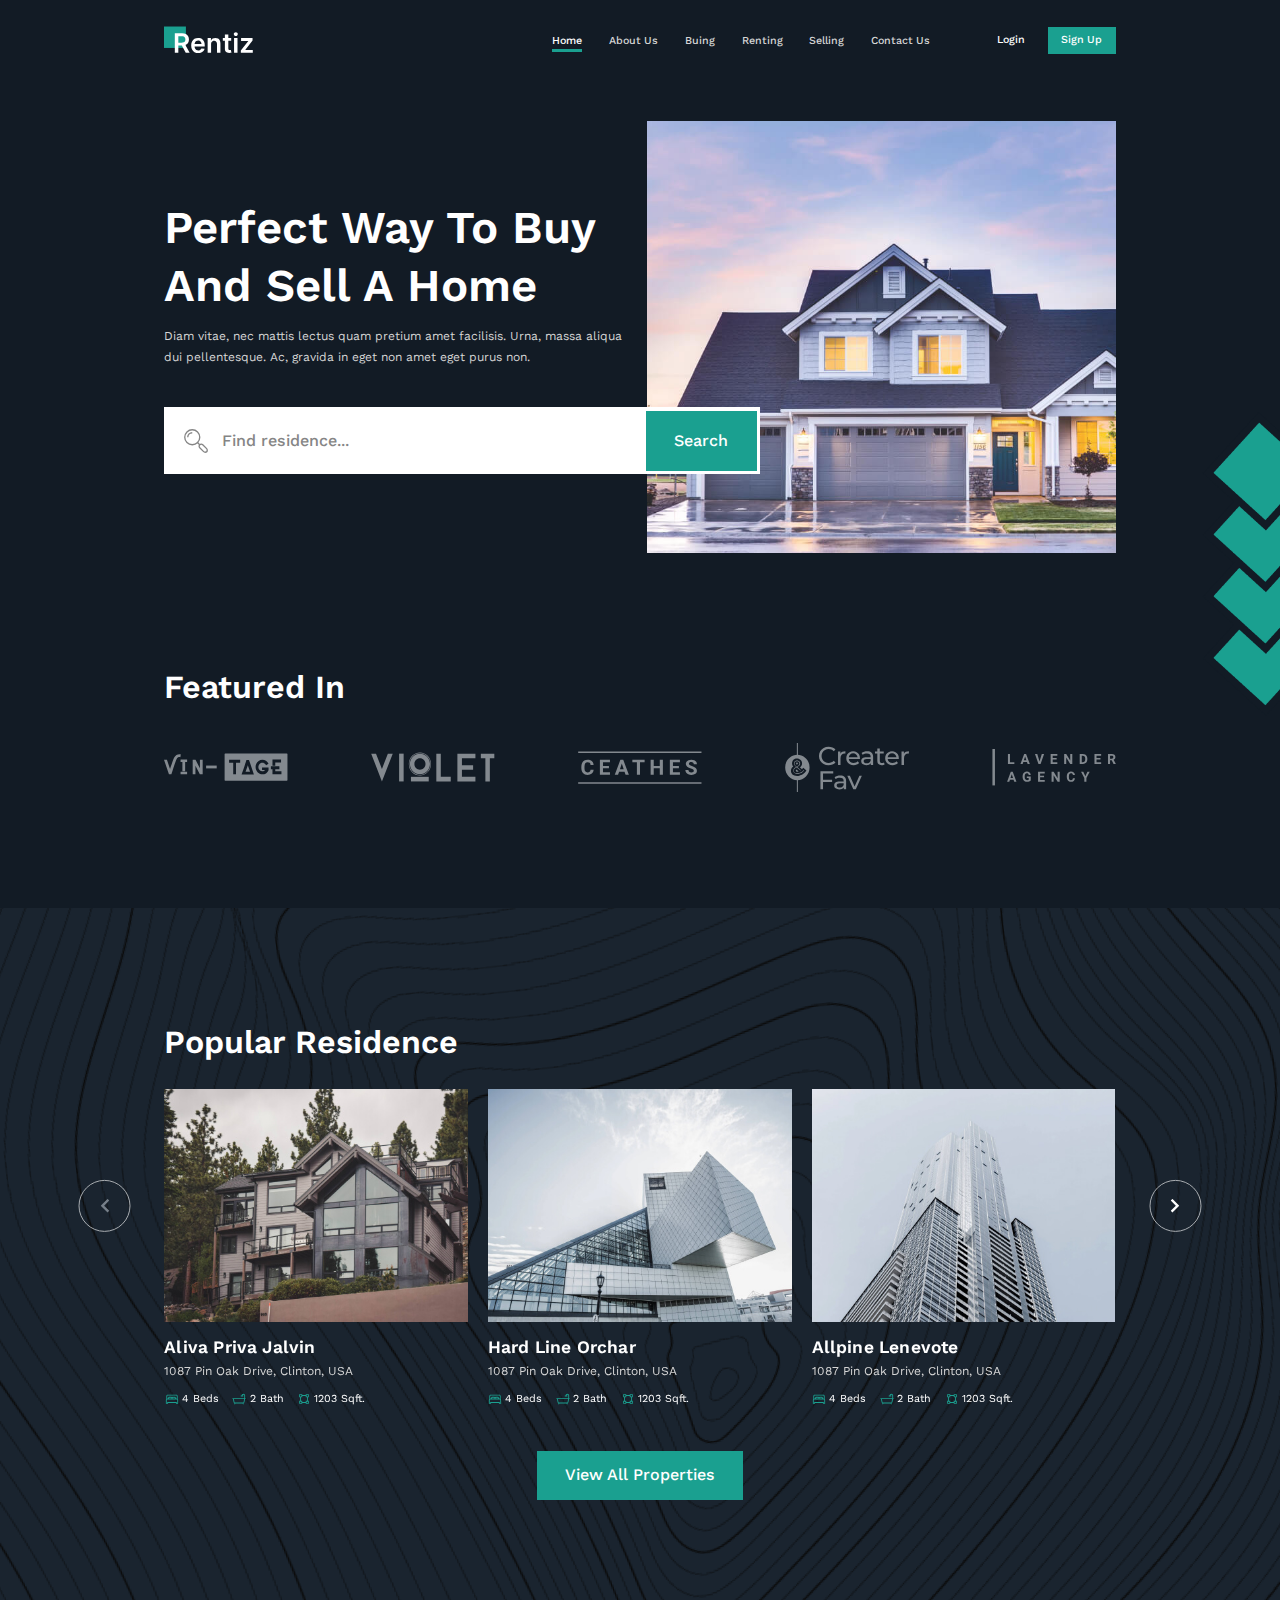
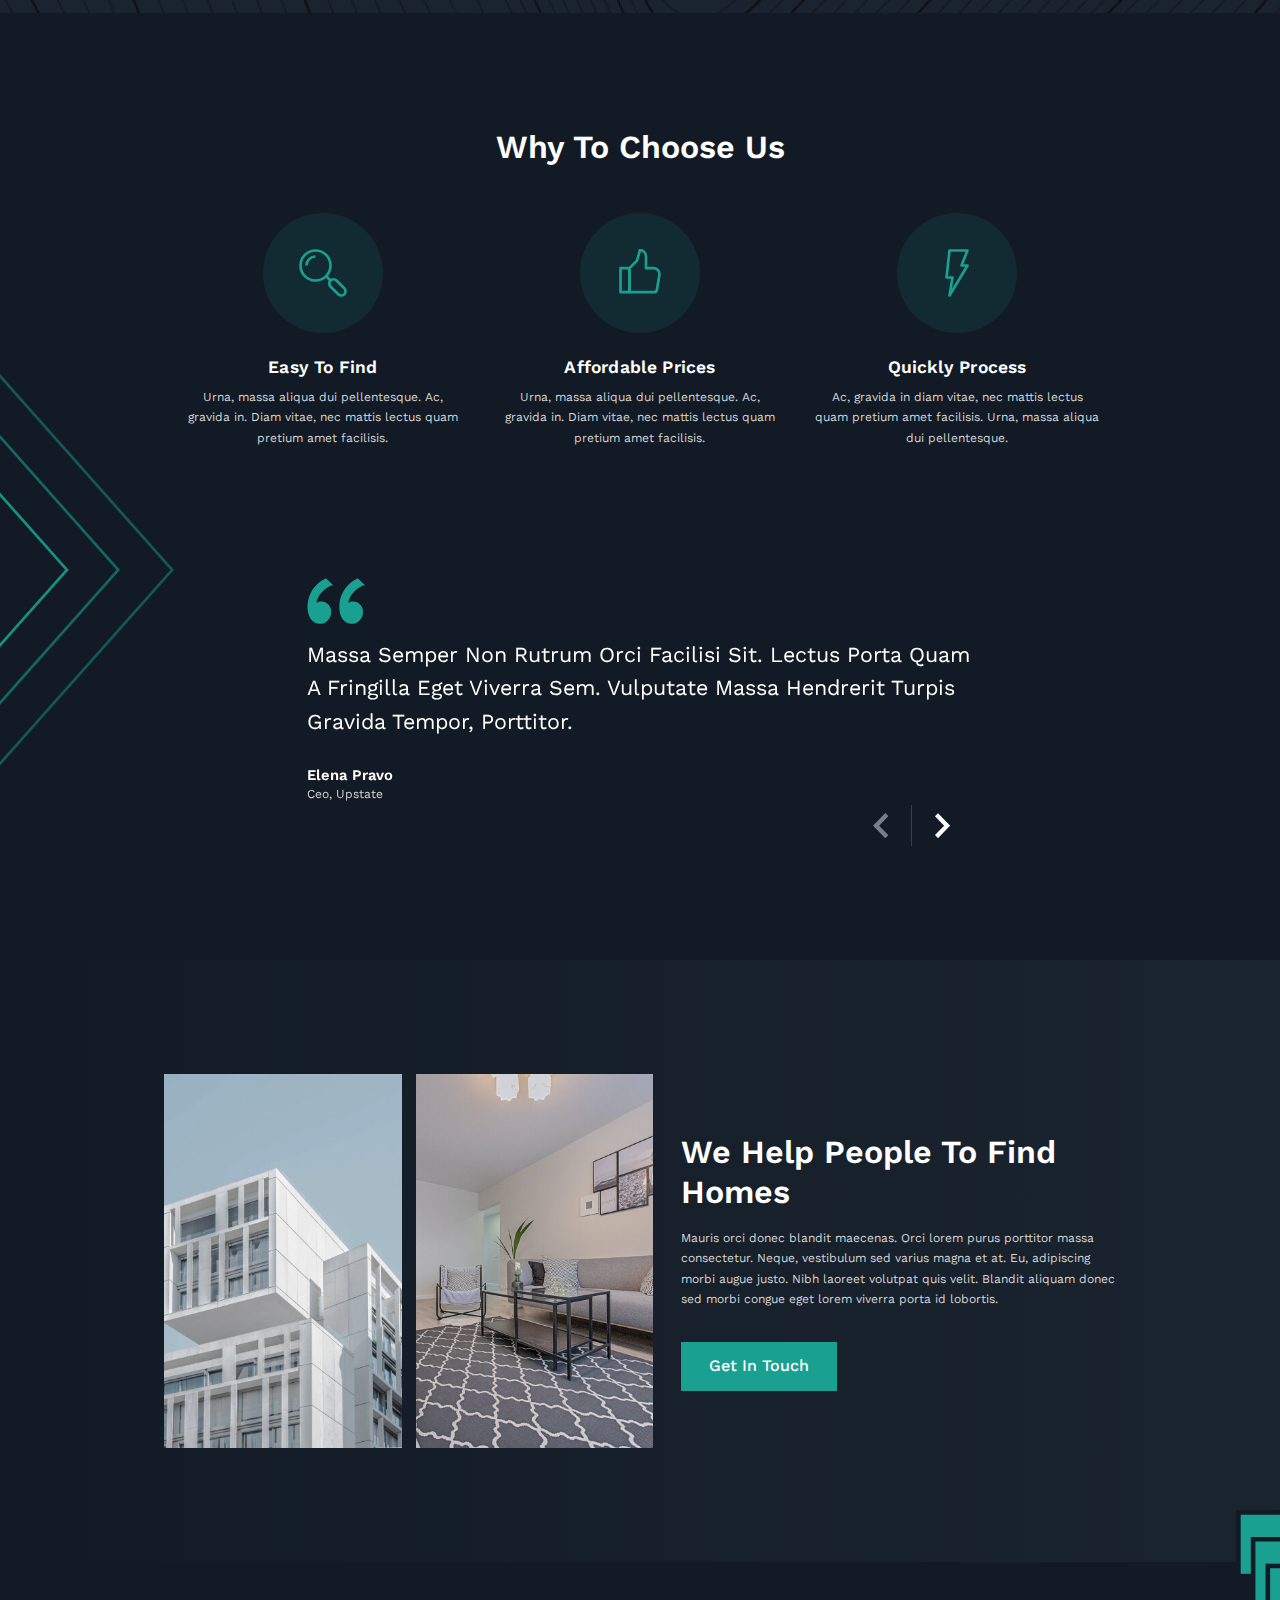
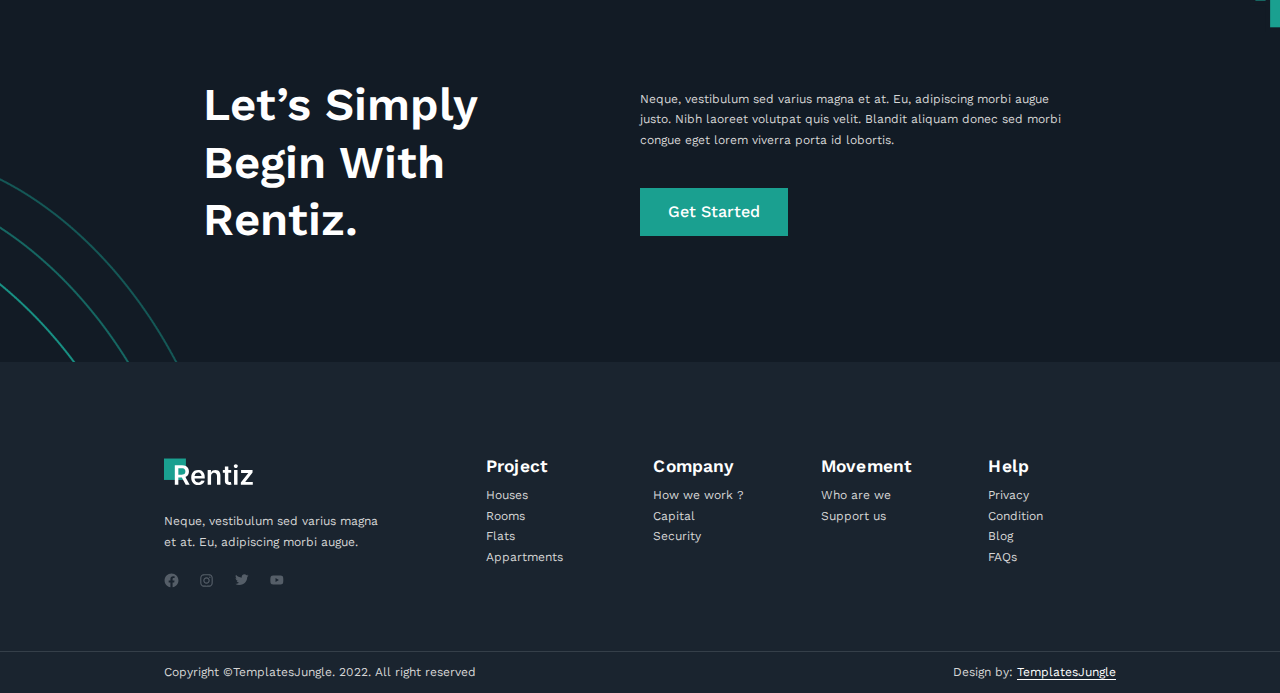
<file: index.html>
<!DOCTYPE html>
<html lang="en">
<head>
  <meta charset="UTF-8">
  <meta http-equiv="X-UA-Compatible" content="IE=edge">
  <meta name="viewport" content="width=device-width, initial-scale=1.0">
  <title>Rentiz</title>

  <link rel="preconnect" href="https://fonts.googleapis.com">
  <link rel="preconnect" href="https://fonts.gstatic.com" crossorigin>
  <link href="https://fonts.googleapis.com/css2?family=Work+Sans:ital,wght@0,100;0,200;0,300;0,400;0,500;0,600;0,700;0,800;0,900;1,100;1,200;1,300;1,400;1,500;1,600;1,700;1,800;1,900&display=swap" rel="stylesheet">
  <link
  rel="stylesheet"
  href="https://cdn.jsdelivr.net/npm/swiper@9/swiper-bundle.min.css"
  />
  <link rel="stylesheet" href="./css/style.css">
</head>
<body>
  <div class="page">
    <header class="page__header header">
      <nav class="header__wrapper container">
        <img class="header__logo logo" src="./img/logo_vector.svg" alt="Logo">

        <ul class="header__menu site-menu">
          <li class="site-menu__item">
            <a class="site-menu__link site-menu__link--active" href="#">Home</a>
          </li>
          <li class="site-menu__item">
            <a class="site-menu__link" href="#">About Us</a>
          </li>
          <li class="site-menu__item">
            <a class="site-menu__link" href="#">Buing</a>
          </li>
          <li class="site-menu__item">
            <a class="site-menu__link" href="#">Renting</a>
          </li>
          <li class="site-menu__item">
            <a class="site-menu__link" href="#">Selling</a>
          </li>
          <li class="site-menu__item">
            <a class="site-menu__link" href="#">Contact Us</a>
          </li>
        </ul>

        <ul class="header__user-menu user-menu">
          <li>
            <button class="button button--ghost button--small">login</button>
          </li>
          <li>
            <button class="button button--small">Sign Up</button>
          </li>
        </ul>
        <button type="button" class="burger">
          <span></span>
          <span></span>
          <span></span>
          menu
        </button>
      </nav>
    </header>

    <main class="page__content">
      <section class="section section-promo">
        <div class="container">
          <div class="section-promo__wrapper">
            <div class="section-promo__content">
              <h1 class="section-promo__title title title--large">Perfect way to buy and sell a home</h1>
              <p class="section-promo__text text-base">Diam vitae, nec mattis lectus quam pretium amet facilisis. Urna, massa aliqua dui pellentesque. Ac, gravida in eget non amet eget purus non.</p>
              <form class="section-promo__form inline-form">
                <i class="inline-form__icon icon icon--medium icon--search"></i>
                <input class="inline-form__input" type="text" placeholder="Find residence...">
                <button class="section-prom__form-button inline-form__button button button--large" type="submit">Search</button>
              </form>
            </div>
            <div class="section-promo__picture">
              <img class="section-promo__picture-img" src="./img/photo_section_promo.jpg" alt="Home">
            </div>
          </div>
        </div>
      </section> <!--.section-promo-->

      <section class="section section-partners">
        <div class="container">
          <h2 class="section-partners__title title title--medium">Featured In</h2>
          <ul class="section-partners__list partner-logos">
            <li class="partners-logo__item">
              <img class="partners-logo__img" src="./img/partners_logo_vintage.svg" alt="Vin-tage">
            </li>
            <li class="partners-logo__item">
              <img class="partners-logo__img" src="./img/partners_logo_violet.svg" alt="Violet">
            </li>
            <li class="partners-logo__item">
              <img class="partners-logo__img" src="./img/partners_logo_ceathes.svg" alt="Ceathes">
            </li>
            <li class="partners-logo__item">
              <img class="partners-logo__img" src="./img/partners_logo_creater.svg" alt="Creater Fav">
            </li>
            <li class="partners-logo__item">
              <img class="partners-logo__img" src="./img/partners_logo_lavender.svg" alt="Lavender Agency">
            </li>
          </ul>
        </div>
      </section> <!--.section-partners-->

      <section class="section section-popular">
        <div class="container">
          <h2 class="section-popular__title title title--medium">Popular Residence</h2>

          <div class="section-popular-slider">
            <div class="swiper popular-slider">
              <div class="swiper-wrapper">
                <div class="swiper-slide popular-slider__slide">
                  <article class="residence-card">
                    <img
                      class="residence-card__photo"
                      src="./img/residence_1.jpg"
                      srcset="./img/residence_1.jpg 1x, ./img/residence_1@2x.jpg 2x"
                      alt="Photo of the house"
                    >
                    <p class="title title--small residence-card__title">Aliva Priva Jalvin</p>
                    <p class="text-base residence-card__address">1087 Pin Oak Drive, Clinton, USA</p>
                    <ul class="option-list residence-card__options">
                      <li class="option-list__item">
                        <div class="option">
                          <i class="icon icon--bed icon--accent option__icon"></i>
                          <span class="option__text">4 beds</span>
                        </div>
                      </li>
                      <li class="option-list__item">
                        <div class="option">
                          <i class="icon icon--bath icon--accent option__icon"></i>
                          <span class="option__text">2 bath</span>
                        </div>
                      </li>
                      <li class="option-list__item">
                        <div class="option">
                          <i class="icon icon--square icon--accent option__icon"></i>
                          <span class="option__text">1203 Sqft.</span>
                        </div>
                      </li>
                    </ul>
                  </article>
                </div>

                <div class="swiper-slide popular-slider__slide">
                  <article class="residence-card">
                    <img
                      class="residence-card__photo"
                      src="./img/residence_2.jpg"
                      srcset="./img/residence_2.jpg 1x, ./img/residence_2@2x.jpg 2x"
                      alt="Photo of the house"
                    >
                    <p class="title title--small residence-card__title">Hard line orchar</p>
                    <p class="text-base residence-card__address">1087 Pin Oak Drive, Clinton, USA</p>
                    <ul class="option-list residence-card__options">
                      <li class="option-list__item">
                        <div class="option">
                          <i class="icon icon--bed icon--accent option__icon"></i>
                          <span class="option__text">4 beds</span>
                        </div>
                      </li>
                      <li class="option-list__item">
                        <div class="option">
                          <i class="icon icon--bath icon--accent option__icon"></i>
                          <span class="option__text">2 bath</span>
                        </div>
                      </li>
                      <li class="option-list__item">
                        <div class="option">
                          <i class="icon icon--square icon--accent option__icon"></i>
                          <span class="option__text">1203 Sqft.</span>
                        </div>
                      </li>
                    </ul>
                  </article>
                </div>

                <div class="swiper-slide popular-slider__slide">
                  <article class="residence-card">
                    <img
                      class="residence-card__photo"
                      src="./img/residence_3.jpg"
                      srcset="./img/residence_3.jpg 1x, ./img/residence_3@2x.jpg 2x"
                      alt="Photo of the house"
                    >
                    <p class="title title--small residence-card__title">Allpine lenevote</p>
                    <p class="text-base residence-card__address">1087 Pin Oak Drive, Clinton, USA</p>
                    <ul class="option-list residence-card__options">
                      <li class="option-list__item">
                        <div class="option">
                          <i class="icon icon--bed icon--accent option__icon"></i>
                          <span class="option__text">4 beds</span>
                        </div>
                      </li>
                      <li class="option-list__item">
                        <div class="option">
                          <i class="icon icon--bath icon--accent option__icon"></i>
                          <span class="option__text">2 bath</span>
                        </div>
                      </li>
                      <li class="option-list__item">
                        <div class="option">
                          <i class="icon icon--square icon--accent option__icon"></i>
                          <span class="option__text">1203 Sqft.</span>
                        </div>
                      </li>
                    </ul>
                  </article>
                </div>

                <div class="swiper-slide section-slider__slide">
                  <article class="residence-card">
                    <img
                      class="residence-card__photo"
                      src="./img/residence_1.jpg"
                      srcset="./img/residence_1.jpg 1x, ./img/residence_1@2x.jpg 2x"
                      alt="Photo of the house"
                    >
                    <p class="title title--small residence-card__title">Aliva Priva Jalvin</p>
                    <p class="text-base residence-card__address">1087 Pin Oak Drive, Clinton, USA</p>
                    <ul class="option-list residence-card__options">
                      <li class="option-list__item">
                        <div class="option">
                          <i class="icon icon--bed icon--accent option__icon"></i>
                          <span class="option__text">4 beds</span>
                        </div>
                      </li>
                      <li class="option-list__item">
                        <div class="option">
                          <i class="icon icon--bath icon--accent option__icon"></i>
                          <span class="option__text">2 bath</span>
                        </div>
                      </li>
                      <li class="option-list__item">
                        <div class="option">
                          <i class="icon icon--square icon--accent option__icon"></i>
                          <span class="option__text">1203 Sqft.</span>
                        </div>
                      </li>
                    </ul>
                  </article>
                </div>
              </div>
            </div>
            <button type="button" class="carousel-button section-popular-slider__prev">
              <svg class="carousel-button__icon" viewBox="0 0 14 23">
                <path d="M11.1399 0L0 11.1399L11.1399 22.2798L13.9 19.5197L5.52018 11.1399L13.9 2.76009L11.1399 0Z"/>
              </svg>
            </button>
            <button type="button" class="carousel-button section-popular-slider__next">
              <svg class="carousel-button__icon" viewBox="0 0 14 23">
                <path d="M2.76009 22.2798L13.9 11.1399L2.76009 0L0 2.76009L8.37982 11.1399L0 19.5197L2.76009 22.2798Z"/>
              </svg>
            </button>
          </div>
          <div class="section-popular__button">
            <a href="#" class="button">View all properties</a>
          </div>
        </div>
      </section> <!--section-popular-->

      <section class="section section-benefits">
        <div class="container">
          <h2 class="section-benefits__title title title--medium">Why to choose us</h2>
          <ul class=" section-benefits__list benefit-card-group">
            <li class="benefit-card-group__item">
            <article class="benefit-card">
              <div class="benefit-card__picture">
                <i class="icon icon--large icon--search icon--accent benefit-card__icon"></i>
              </div>
              <p class="title title--small benefit-card__title">Easy to find</p>
              <p class="text-base benefit-card__text">Urna, massa aliqua dui pellentesque. Ac, gravida in. Diam vitae, nec mattis lectus quam pretium amet facilisis.</p>
            </article>
            </li>
            <li class="benefit-card-group__item">
            <article class="benefit-card">
              <div class="benefit-card__picture">
                <i class="icon icon--large icon--like icon--accent benefit-card__icon"></i>
              </div>
              <p class="title title--small benefit-card__title">Affordable Prices</p>
              <p class="text-base benefit-card__text">Urna, massa aliqua dui pellentesque. Ac, gravida in. Diam vitae, nec mattis lectus quam pretium amet facilisis.</p>
            </article>
            </li>
            <li class="benefit-card-group__item">
            <article class="benefit-card">
              <div class="benefit-card__picture">
                <i class="icon icon--large icon--bolt icon--accent benefit-card__icon"></i>
              </div>
              <p class="title title--small benefit-card__title">Quickly Process</p>
              <p class="text-base benefit-card__text">Ac, gravida in diam vitae, nec mattis lectus quam pretium amet facilisis. Urna, massa aliqua dui pellentesque.</p>
            </article>
            </li>
          </ul>
          <div class="section-benefits__feedback">
            <div class="swiper review-slider">
              <div class="swiper-wrapper">
                <div class="swiper-slide review-slider__slide">
                  <blockquote class="review">
                    <p class="text-loud review__text">Massa semper non rutrum orci facilisi sit. Lectus porta quam a fringilla eget viverra sem. Vulputate massa hendrerit turpis gravida tempor, porttitor.</p>
                    <cite class="review__name">Elena Pravo</cite>
                    <p class="text-base review__status">Ceo, Upstate</p>
                  </blockquote>
                </div>
                <div class="swiper-slide review-slider__slide">
                  <blockquote class="review">
                    <p class="text-loud review__text">Massa semper non rutrum orci facilisi sit. Lectus porta quam a fringilla eget viverra sem.</p>
                    <cite class="review__name">Elena Pravo</cite>
                    <p class="text-base review__status">Ceo, Upstate</p>
                  </blockquote>
                </div>
                <div class="swiper-slide review-slider__slide">
                  <blockquote class="review">
                    <p class="text-loud review__text">Massa semper non rutrum orci facilisi sit. Lectus porta quam a fringilla eget viverra sem. Vulputate massa hendrerit turpis gravida tempor, porttitor.</p>
                    <cite class="review__name">Elena Pravo</cite>
                    <p class="text-base review__status">Ceo, Upstate</p>
                  </blockquote>
                </div>
              </div>
              <div class="slider-button-group review-slider__buttons">
                <button type="button" class="slider-button slider-button-group__item review-slider__prev">
                  <svg class="slider-button__icon" viewBox="0 0 23 38">
                    <path d="M18.4329 0L0 19L18.4329 38L23 33.2924L9.13411 19L23 4.70755L18.4329 0Z"/>
                  </svg>
                </button>
                <button type="button" class="slider-button slider-button-group__item review-slider__next">
                  <svg class="slider-button__icon" viewBox="0 0 23 38">
                    <path d="M4.56705 38L23 19L4.56705 0L0 4.70755L13.8659 19L0 33.2924L4.56705 38Z"/>
                  </svg>
                </button>
              </div>
            </div>
          </div>
        </div>
      </section> <!--.section-benefits-->

      <section class="section section-mission">
        <div class="container">
          <div class="section-mission__wrapper">
            <div class="section-mission__picture">
              <img class="section-mission__picture-img" src="./img/mission_exterior.jpg" alt="Exterior of the house">
              <img class="section-mission__picture-img" src="./img/mission_interior.jpg" alt="Interior of the house">
            </div>
            <div class="section-mission__content">
              <h2 class="section-mission__title title title--medium">We help people to find homes</h2>
              <p class="section-mission__text text-base">Mauris orci donec blandit maecenas. Orci lorem purus porttitor massa consectetur. Neque, vestibulum sed varius magna et at. Eu, adipiscing morbi augue justo. Nibh laoreet volutpat quis velit. Blandit aliquam donec sed morbi congue eget lorem viverra porta id lobortis.</p>
              <button class="section-mission__button button">Get in touch</button>
            </div>
          </div>
        </div>
      </section> <!--.section-mission-->

      <section class="section section-cta">
        <div class="container">
          <div class="section-cta__wrapper">
            <div class="section-cta__header">
              <h2 class="section-cta__title title title--large">Let’s simply begin with rentiz.</h2>
            </div>
            <div class="section-cta__content">
              <p class="section-cta__text text-base">Neque, vestibulum sed varius magna et at. Eu, adipiscing morbi augue justo. Nibh laoreet volutpat quis velit. Blandit aliquam donec sed morbi congue eget lorem viverra porta id lobortis.</p>
              <button class="section-cta__button button">Get started</button>
            </div>
          </div>
        </div>
      </section> <!--.section-cta-->
    </main>

    <footer class="page__footer footer">
      <div class=" container">
        <div class="footer__wrapper">
          <section class="about">
            <img class="logo" src="./img/logo_vector.svg" alt="Logo">
            <span class="about__text text-base">Neque, vestibulum sed varius magna et at. Eu, adipiscing morbi augue.
            </span>
            <ul class="social">
              <li class="social__item">
                <a class="icon icon--fb social-link" href="#">Facebook</a>
              </li>
              <li class="social__item">
                <a class="icon icon--inst social-link" href="#">Instagram</a>
              </li>
              <li class="social__item">
                <a class="icon icon--tw social-link" href="#">Twitter</a>
              </li>
              <li class="social__item">
                <a class="icon icon--yt social-link" href="#">Youtube</a>
              </li>
            </ul>
          </section> <!--.about-->

          <section class="footer-menu">
            <h3 class="footer-menu__title title title--small">Project</h3>
            <ul class="footer-menu__list">
              <li class="footer-menu__item">
                  <a class="footer-menu__link text-base" href="#">Houses</a>
              </li>
              <li class="footer-menu__item">
                <a class="footer-menu__link text-base" href="#">Rooms</a>
              </li>
              <li class="footer-menu__item">
                <a class="footer-menu__link text-base" href="#">Flats</a>
              </li>
              <li class="footer-menu__item">
                <a class="footer-menu__link text-base" href="#">Appartments</a>
              </li>
            </ul>
          </section> <!--.footer-menu-->

          <section class="footer-menu">
            <h3 class="footer-menu__title title title--small">Company</h3>
            <ul class="footer-menu__list">
              <li class="footer-menu__item">
                  <a class="footer-menu__link text-base" href="#">How we work ?</a>
              </li>
              <li class="footer-menu__item">
                <a class="footer-menu__link text-base" href="#">Capital</a>
              </li>
              <li class="footer-menu__item">
                <a class="footer-menu__link text-base" href="#">Security</a>
              </li>
            </ul>
          </section> <!--.footer-menu-->

          <section class="footer-menu">
            <h3 class="footer-menu__title title title--small">Movement</h3>
            <ul class="footer-menu__list">
              <li class="footer-menu__item">
                  <a class="footer-menu__link text-base" href="#">Who are we</a>
              </li>
              <li class="footer-menu__item">
                <a class="footer-menu__link text-base" href="#">Support us</a>
              </li>
            </ul>
          </section> <!--.footer-menu-->

          <section class="footer-menu">
            <h3 class="footer-menu__title title title--small">Help</h3>
            <ul class="footer-menu__list">
              <li class="footer-menu__item">
                  <a class="footer-menu__link text-base" href="#">Privacy</a>
              </li>
              <li class="footer-menu__item">
                <a class="footer-menu__link text-base" href="#">Condition</a>
              </li>
              <li class="footer-menu__item">
                <a class="footer-menu__link text-base" href="#">Blog</a>
              </li>
              <li class="footer-menu__item">
                <a class="footer-menu__link text-base" href="#">FAQs</a>
              </li>
            </ul>
          </section> <!--footer-menu-->
        </div>
      </div> <!--.footer-wrapper-->

      <div class="footer__copyright copyright">
        <div class="container">
          <div class="copyright__wrapper">
            <p class="text-base">Copyright ©TemplatesJungle. 2022. All right reserved</p>
            <p class="text-base">Design by: <a class="link" href="#">TemplatesJungle</a></p>
          </div>
        </div>
      </div> <!--footer__copyright-->
    </footer> <!--page__footer-->

  </div><!--.page-->

  <script src="https://cdn.jsdelivr.net/npm/swiper@9/swiper-bundle.min.js"></script>
  <script src="./js/main.js"></script>
</body>
</html>
</file>
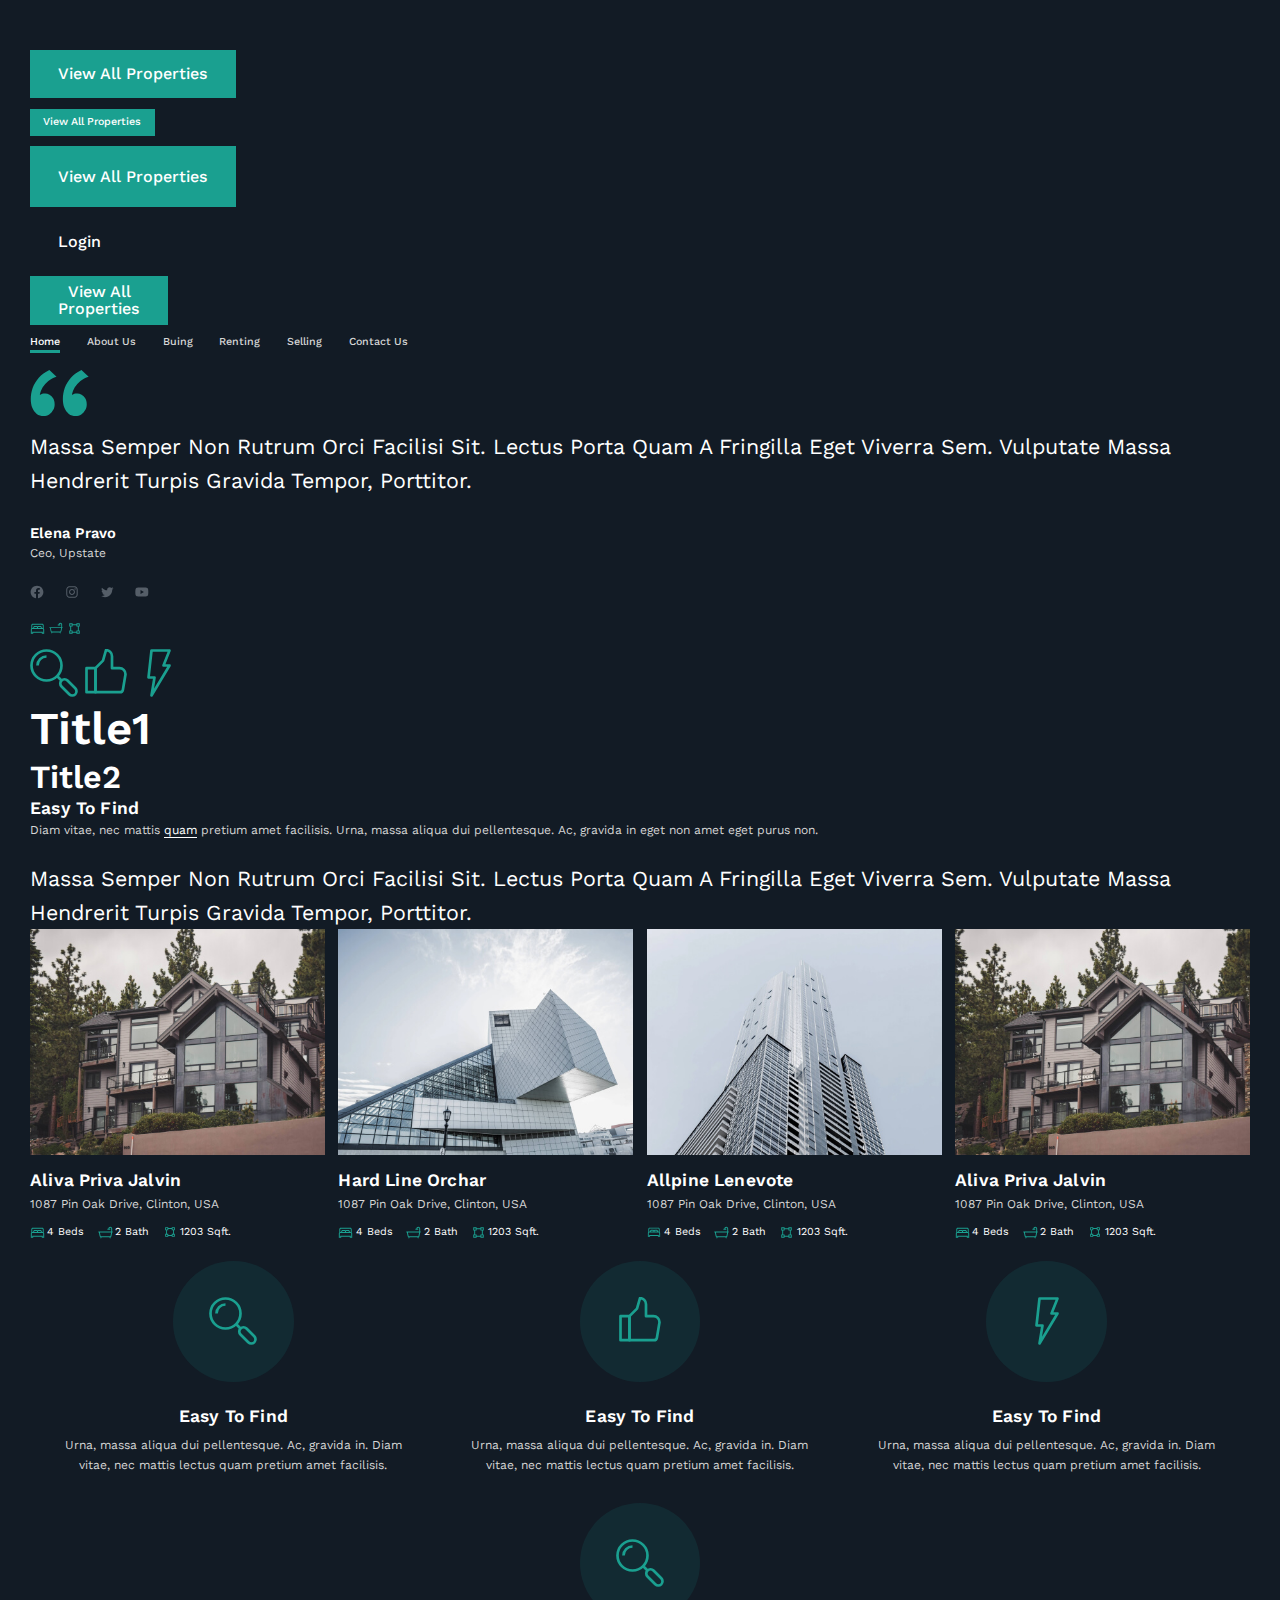
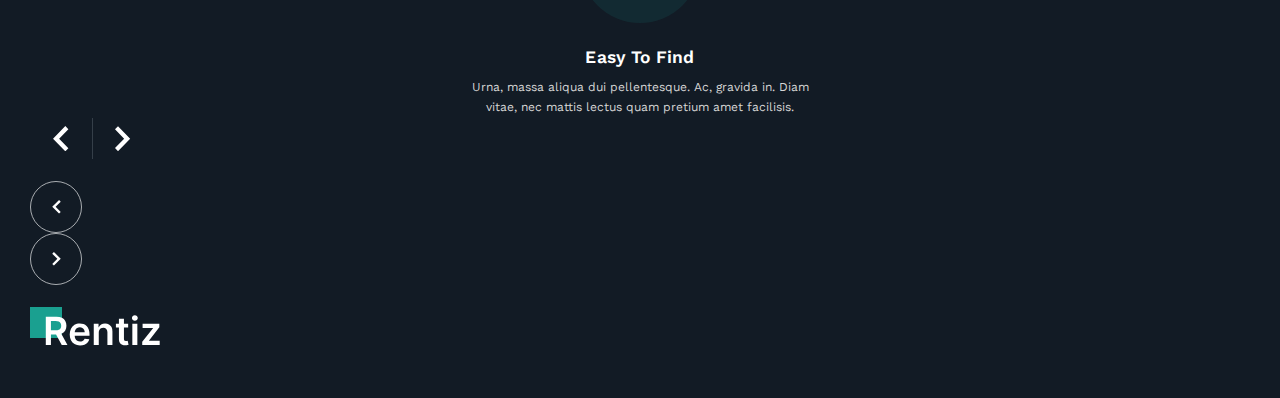
<file: ui-kit.html>
<!DOCTYPE html>
<html lang="en">
<head>
  <meta charset="UTF-8">
  <meta http-equiv="X-UA-Compatible" content="IE=edge">
  <meta name="viewport" content="width=device-width, initial-scale=1.0">
  <title>Rentiz</title>

  <link rel="preconnect" href="https://fonts.googleapis.com">
  <link rel="preconnect" href="https://fonts.gstatic.com" crossorigin>
  <link href="https://fonts.googleapis.com/css2?family=Work+Sans:ital,wght@0,100;0,200;0,300;0,400;0,500;0,600;0,700;0,800;0,900;1,100;1,200;1,300;1,400;1,500;1,600;1,700;1,800;1,900&display=swap" rel="stylesheet">
  <link rel="stylesheet" href="./css/style.css">

  <!-- Это временные стили, мы их потом удалим -->
  <style>
    body > div { margin: 50px auto; max-width: 1420px; padding: 0 30px; }
  </style>
</head>
<body>

  <div>

    <button class="button">View all properties</button><br><br>
    <button class="button button--small">View all properties</button><br><br>
    <button class="button button--large">View all properties</button><br><br>
    <button class="button button--ghost">login</button><br><br>

    <a href="#" class="button">View all <br> properties</a><br><br>

    

    <ul class="site-menu">
      <li class="site-menu__item">
        <a class="site-menu__link site-menu__link--active" href="#">Home</a>
      </li>
      <li class="site-menu__item">
        <a class="site-menu__link" href="#">About Us</a>
      </li>
      <li class="site-menu__item">
        <a class="site-menu__link" href="#">Buing</a>
      </li>
      <li class="site-menu__item">
        <a class="site-menu__link" href="#">Renting</a> 
      </li>
      <li class="site-menu__item">
        <a class="site-menu__link" href="#">Selling</a>
      </li>
      <li class="site-menu__item">
        <a class="site-menu__link" href="#">Contact Us</a>
      </li>
    </ul><br><br>
    
    
    <blockquote class="review">
      <p class="text-loud review__text">Massa semper non rutrum orci facilisi sit. Lectus porta quam a fringilla eget viverra sem. Vulputate massa hendrerit turpis gravida tempor, porttitor.</p>
      <cite class="review__name">Elena Pravo</cite>
      <p class="text-base review__status">Ceo, Upstate</p>
    </blockquote><br><br>


    
    <ul class="social">
      <li class="social__item">
        <a class="icon icon--fb social-link" href="#">Facebook</a>
      </li>
      <li class="social__item">
        <a class="icon icon--inst social-link" href="#">Instagram</a>
      </li>
      <li class="social__item">
        <a class="icon icon--tw social-link" href="#">Twitter</a>
      </li>
      <li class="social__item">
        <a class="icon icon--yt social-link" href="#">Youtube</a>
      </li>
    </ul><br><br>

    <i class="icon icon--bed icon--accent"></i>
    <i class="icon icon--bath icon--accent"></i>
    <i class="icon icon--square icon--accent"></i>
    <br><br>
    <i class="icon icon--large icon--search icon--accent"></i>
    <i class="icon icon--large icon--like icon--accent"></i>
    <i class="icon icon--large icon--bolt icon--accent"></i>
    
    <h1 class="title title--large">title1</h1>
    <h1 class="title title--medium">title2</h1>
    <h1 class="title title--small">Easy to find</h1>

    <p class="text-base">Diam vitae, nec mattis <a class="link" href="#">quam</a> pretium amet facilisis. Urna, massa aliqua dui pellentesque. Ac, gravida in eget non amet eget purus non.</p>
    <br><br>
    <p class="text-loud">Massa semper non rutrum orci facilisi sit. Lectus porta quam a fringilla eget viverra sem. Vulputate massa hendrerit turpis gravida tempor, porttitor.</p>

    <div class="residence-card-group">
      <article class="residence-card">
      <img 
        class="residence-card__photo" 
        src="./img/residence_1.jpg" 
        srcset="./img/residence_1.jpg 1x, ./img/residence_1@2x.jpg 2x" 
        alt=""
      >
      <p class="title title--small residence-card__title">Aliva Priva Jalvin</p>
      <p class="text-base residence-card__address">1087 Pin Oak Drive, Clinton, USA</p>
      <ul class="option-list residence-card__options">
        <li class="option-list__item">
          <div class="option">
            <i class="icon icon--bed icon--accent option__icon"></i>
            <span class="option__text">4 beds</span>
          </div>
        </li>
        <li class="option-list__item">
          <div class="option">
            <i class="icon icon--bath icon--accent option__icon"></i>
            <span class="option__text">2 bath</span>
          </div>
        </li>
        <li class="option-list__item">
          <div class="option">
            <i class="icon icon--square icon--accent option__icon"></i>
            <span class="option__text">1203 Sqft.</span>
          </div>
        </li>
      </ul>
      </article>
      <article class="residence-card">
      <img 
        class="residence-card__photo" 
        src="./img/residence_2.jpg" 
        srcset="./img/residence_2.jpg 1x, ./img/residence_2@2x.jpg 2x" 
        alt=""
      >
      <p class="title title--small residence-card__title">Hard line orchar</p>
      <p class="text-base residence-card__address">1087 Pin Oak Drive, Clinton, USA</p>
      <ul class="option-list residence-card__options">
        <li class="option-list__item">
          <div class="option">
            <i class="icon icon--bed icon--accent option__icon"></i>
            <span class="option__text">4 beds</span>
          </div>
        </li>
        <li class="option-list__item">
          <div class="option">
            <i class="icon icon--bath icon--accent option__icon"></i>
            <span class="option__text">2 bath</span>
          </div>
        </li>
        <li class="option-list__item">
          <div class="option">
            <i class="icon icon--square icon--accent option__icon"></i>
            <span class="option__text">1203 Sqft.</span>
          </div>
        </li>
      </ul>
      </article>
      <article class="residence-card">
      <img 
        class="residence-card__photo" 
        src="./img/residence_3.jpg" 
        srcset="./img/residence_3.jpg 1x, ./img/residence_3@2x.jpg 2x" 
        alt=""
      >
      <p class="title title--small residence-card__title">Allpine lenevote</p>
      <p class="text-base residence-card__address">1087 Pin Oak Drive, Clinton, USA</p>
      <ul class="option-list residence-card__options">
        <li class="option-list__item">
          <div class="option">
            <i class="icon icon--bed icon--accent option__icon"></i>
            <span class="option__text">4 beds</span>
          </div>
        </li>
        <li class="option-list__item">
          <div class="option">
            <i class="icon icon--bath icon--accent option__icon"></i>
            <span class="option__text">2 bath</span>
          </div>
        </li>
        <li class="option-list__item">
          <div class="option">
            <i class="icon icon--square icon--accent option__icon"></i>
            <span class="option__text">1203 Sqft.</span>
          </div>
        </li>
      </ul>
      </article>
      <article class="residence-card">
      <img 
        class="residence-card__photo" 
        src="./img/residence_1.jpg" 
        srcset="./img/residence_1.jpg 1x, ./img/residence_1@2x.jpg 2x" 
        alt=""
      >
      <p class="title title--small residence-card__title">Aliva Priva Jalvin</p>
      <p class="text-base residence-card__address">1087 Pin Oak Drive, Clinton, USA</p>
      <ul class="option-list residence-card__options">
        <li class="option-list__item">
          <div class="option">
            <i class="icon icon--bed icon--accent option__icon"></i>
            <span class="option__text">4 beds</span>
          </div>
        </li>
        <li class="option-list__item">
          <div class="option">
            <i class="icon icon--bath icon--accent option__icon"></i>
            <span class="option__text">2 bath</span>
          </div>
        </li>
        <li class="option-list__item">
          <div class="option">
            <i class="icon icon--square icon--accent option__icon"></i>
            <span class="option__text">1203 Sqft.</span>
          </div>
        </li>
      </ul>
      </article>
    </div>
    <br><br>

    <ul class="benefit-card-group">
      <li class="benefit-card-group__item">
      <article class="benefit-card">
        <div class="benefit-card__picture">
          <i class="icon icon--large icon--search icon--accent benefit-card__icon"></i>
        </div>
        <p class="title title--small benefit-card__title">Easy to find</p>
        <p class="text-base benefit-card__text">Urna, massa aliqua dui pellentesque. Ac, gravida in. Diam vitae, nec mattis lectus quam pretium amet facilisis.</p>
      </article>
      </li>
      <li class="benefit-card-group__item">
      <article class="benefit-card">
        <div class="benefit-card__picture">
          <i class="icon icon--large icon--like icon--accent benefit-card__icon"></i>
        </div>
        <p class="title title--small benefit-card__title">Easy to find</p>
        <p class="text-base benefit-card__text">Urna, massa aliqua dui pellentesque. Ac, gravida in. Diam vitae, nec mattis lectus quam pretium amet facilisis.</p>
      </article>
      </li>
      <li class="benefit-card-group__item">
      <article class="benefit-card">
        <div class="benefit-card__picture">
          <i class="icon icon--large icon--bolt icon--accent benefit-card__icon"></i>
        </div>
        <p class="title title--small benefit-card__title">Easy to find</p>
        <p class="text-base benefit-card__text">Urna, massa aliqua dui pellentesque. Ac, gravida in. Diam vitae, nec mattis lectus quam pretium amet facilisis.</p>
      </article>
      </li>
      <li class="benefit-card-group__item">
      <article class="benefit-card">
        <div class="benefit-card__picture">
          <i class="icon icon--large icon--search icon--accent benefit-card__icon"></i>
        </div>
        <p class="title title--small benefit-card__title">Easy to find</p>
        <p class="text-base benefit-card__text">Urna, massa aliqua dui pellentesque. Ac, gravida in. Diam vitae, nec mattis lectus quam pretium amet facilisis.</p>
      </article>
      </li>
    </ul>

    <div class="slider-button-group">
      <button type="button" class="slider-button slider-button-group__item">
        <svg class="slider-button__icon" viewBox="0 0 23 38">
          <path d="M18.4329 0L0 19L18.4329 38L23 33.2924L9.13411 19L23 4.70755L18.4329 0Z"/>
        </svg>        
      </button>
      <button type="button" class="slider-button slider-button-group__item">
        <svg class="slider-button__icon" viewBox="0 0 23 38">
          <path d="M4.56705 38L23 19L4.56705 0L0 4.70755L13.8659 19L0 33.2924L4.56705 38Z"/>
        </svg>            
      </button>
    </div><br><br>

    <button type="button" class="carousel-button">
      <svg class="carousel-button__icon" viewBox="0 0 14 23">
        <path d="M11.1399 0L0 11.1399L11.1399 22.2798L13.9 19.5197L5.52018 11.1399L13.9 2.76009L11.1399 0Z"/>
      </svg>
    </button>
    <button type="button" class="carousel-button">
      <svg class="carousel-button__icon" viewBox="0 0 14 23">
        <path d="M2.76009 22.2798L13.9 11.1399L2.76009 0L0 2.76009L8.37982 11.1399L0 19.5197L2.76009 22.2798Z"/>
      </svg>        
    </button><br><br>
    <img src="./img/logo_vector.svg" alt="">
  





    

  </div>

</body>
</html>
</file>
<file: css/style.css>
@import url('./_reset.css');
@import url('./_variables.css');
@import url('./_common.css');

@import url('./components/_link.css');
@import url('./components/_title.css');
@import url('./components/_text.css');
@import url('./components/_button.css');
@import url('./components/_icon.css');
@import url('./components/_logo.css');
@import url('./components/_social.css');
@import url('./components/_partner-logos.css');
@import url('./components/_inline-form.css');
@import url('./components/_site-menu.css');
@import url('./components/_slider-button.css');
@import url('./components/_carousel-button.css');
@import url('./components/_review.css');
@import url('./components/_residence-card.css');
@import url('./components/_benefit-card.css');
@import url('./layout/_header.css');
@import url('./layout/_footer.css');
@import url('./layout/_page.css');
@import url('./sections/_section.css');
@import url('./sections/_promo.css');
@import url('./sections/_partners.css');
@import url('./sections/_popular.css');
@import url('./sections/_benefits.css');
@import url('./sections/_mission.css');
@import url('./sections/_cta.css');
</file>
